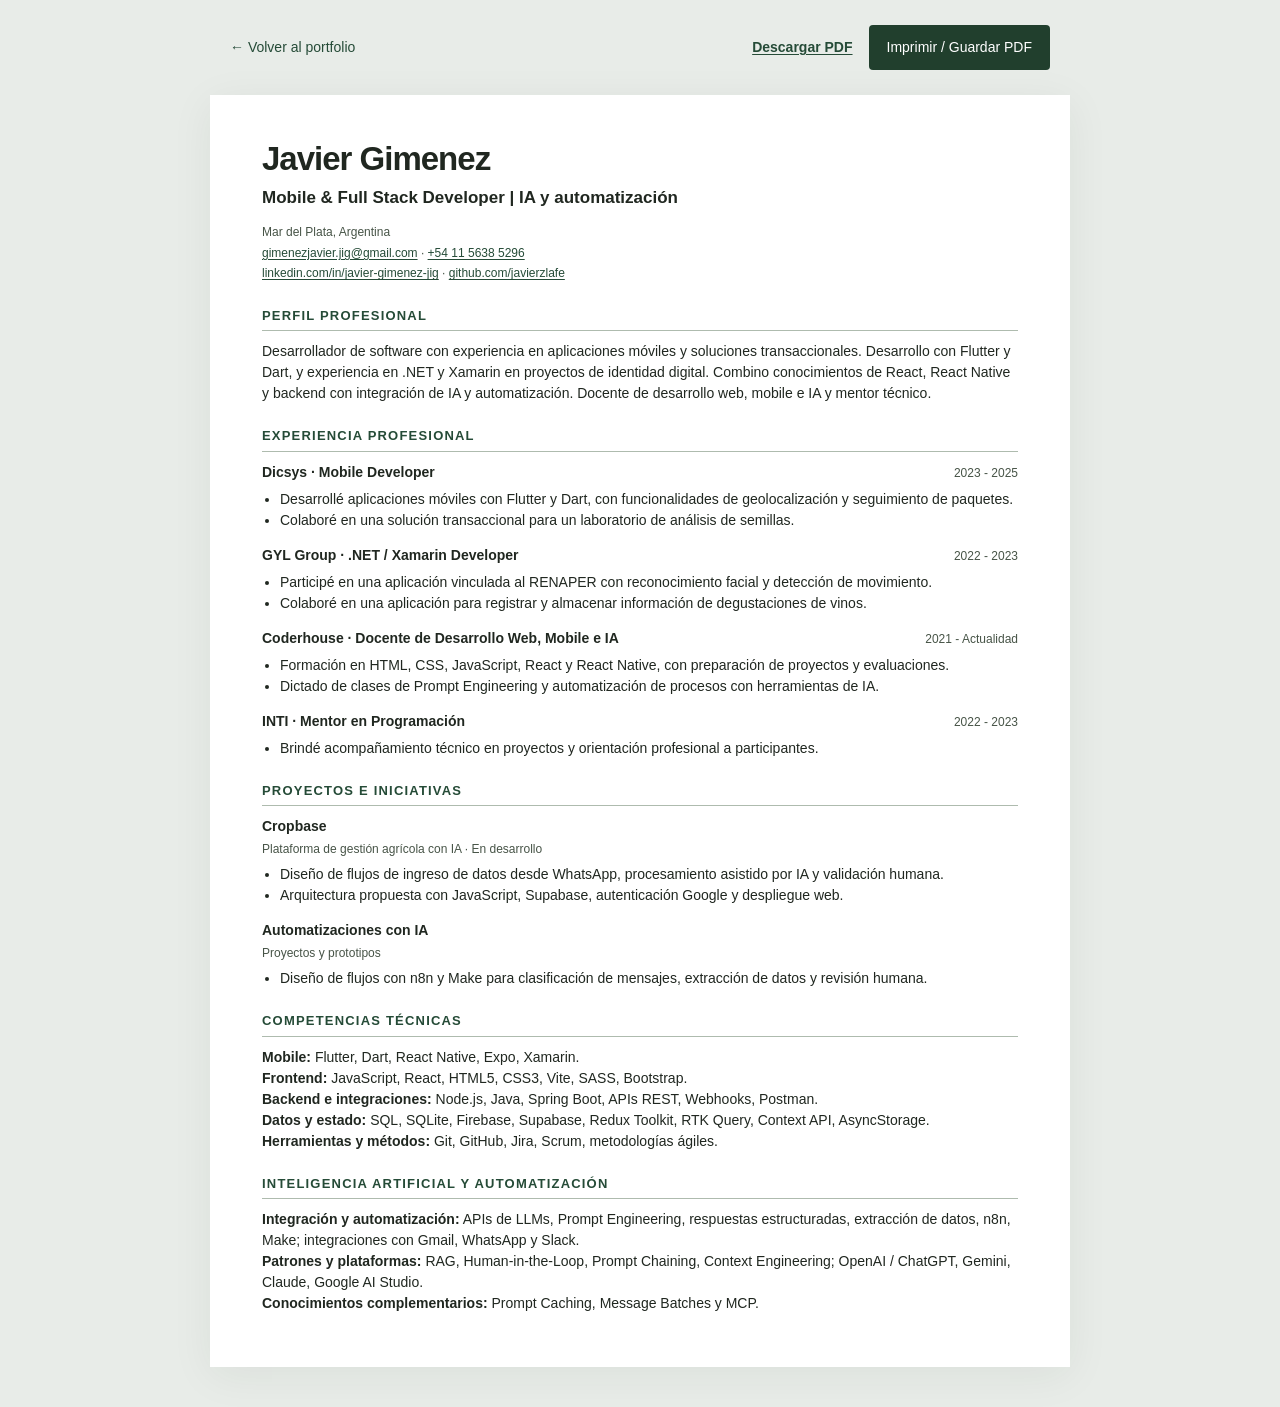
<file: cv.html>
<!DOCTYPE html>
<html lang="es"><head><meta charset="UTF-8"><meta name="viewport" content="width=device-width, initial-scale=1"><title>CV · Javier Gimenez | Mobile, Full Stack e IA</title><link rel="stylesheet" href="cv.css"></head><body>
<nav class="toolbar" aria-label="Opciones del currículum"><a href="index.html">← Volver al portfolio</a><div><a class="download" href="output/pdf/Javier_Gimenez_CV_2026.pdf" download>Descargar PDF</a><button type="button" id="printCV">Imprimir / Guardar PDF</button></div></nav>
<main class="resume"><header><h1>Javier Gimenez</h1><p class="headline">Mobile &amp; Full Stack Developer | IA y automatización</p><p class="contact">Mar del Plata, Argentina<br><a href="mailto:gimenezjavier.jig@gmail.com">gimenezjavier.jig@gmail.com</a> · <a href="tel:+541156385296">+54 11 5638 5296</a><br><a href="https://www.linkedin.com/in/javier-gimenez-jig/">linkedin.com/in/javier-gimenez-jig</a> · <a href="https://github.com/javierzlafe">github.com/javierzlafe</a></p></header>
<section><h2>Perfil profesional</h2><p>Desarrollador de software con experiencia en aplicaciones móviles y soluciones transaccionales. Desarrollo con Flutter y Dart, y experiencia en .NET y Xamarin en proyectos de identidad digital. Combino conocimientos de React, React Native y backend con integración de IA y automatización. Docente de desarrollo web, mobile e IA y mentor técnico.</p></section><section><h2>Experiencia profesional</h2><article><div class="job-title"><h3>Dicsys · Mobile Developer</h3><span>2023 - 2025</span></div><ul><li>Desarrollé aplicaciones móviles con Flutter y Dart, con funcionalidades de geolocalización y seguimiento de paquetes.</li><li>Colaboré en una solución transaccional para un laboratorio de análisis de semillas.</li></ul></article><article><div class="job-title"><h3>GYL Group · .NET / Xamarin Developer</h3><span>2022 - 2023</span></div><ul><li>Participé en una aplicación vinculada al RENAPER con reconocimiento facial y detección de movimiento.</li><li>Colaboré en una aplicación para registrar y almacenar información de degustaciones de vinos.</li></ul></article><article><div class="job-title"><h3>Coderhouse · Docente de Desarrollo Web, Mobile e IA</h3><span>2021 - Actualidad</span></div><ul><li>Formación en HTML, CSS, JavaScript, React y React Native, con preparación de proyectos y evaluaciones.</li><li>Dictado de clases de Prompt Engineering y automatización de procesos con herramientas de IA.</li></ul></article><article><div class="job-title"><h3>INTI · Mentor en Programación</h3><span>2022 - 2023</span></div><ul><li>Brindé acompañamiento técnico en proyectos y orientación profesional a participantes.</li></ul></article></section><section><h2>Proyectos e iniciativas</h2><article><h3>Cropbase</h3><p class="project-status">Plataforma de gestión agrícola con IA · En desarrollo</p><ul><li>Diseño de flujos de ingreso de datos desde WhatsApp, procesamiento asistido por IA y validación humana.</li><li>Arquitectura propuesta con JavaScript, Supabase, autenticación Google y despliegue web.</li></ul></article><article><h3>Automatizaciones con IA</h3><p class="project-status">Proyectos y prototipos</p><ul><li>Diseño de flujos con n8n y Make para clasificación de mensajes, extracción de datos y revisión humana.</li></ul></article></section><section><h2>Competencias técnicas</h2><p><strong>Mobile:</strong> Flutter, Dart, React Native, Expo, Xamarin.<br><strong>Frontend:</strong> JavaScript, React, HTML5, CSS3, Vite, SASS, Bootstrap.<br><strong>Backend e integraciones:</strong> Node.js, Java, Spring Boot, APIs REST, Webhooks, Postman.<br><strong>Datos y estado:</strong> SQL, SQLite, Firebase, Supabase, Redux Toolkit, RTK Query, Context API, AsyncStorage.<br><strong>Herramientas y métodos:</strong> Git, GitHub, Jira, Scrum, metodologías ágiles.</p></section><section><h2>Inteligencia artificial y automatización</h2><p><strong>Integración y automatización:</strong> APIs de LLMs, Prompt Engineering, respuestas estructuradas, extracción de datos, n8n, Make; integraciones con Gmail, WhatsApp y Slack.<br><strong>Patrones y plataformas:</strong> RAG, Human-in-the-Loop, Prompt Chaining, Context Engineering; OpenAI / ChatGPT, Gemini, Claude, Google AI Studio.<br><strong>Conocimientos complementarios:</strong> Prompt Caching, Message Batches y MCP.</p></section></main><script src="cv.js" defer></script></body></html>
</file>
<file: cv.css>
*{box-sizing:border-box}body{margin:0;background:#e8ece8;color:#202720;font:14px/1.5 Arial,Helvetica,sans-serif}.toolbar{max-width:860px;margin:25px auto;display:flex;justify-content:space-between;align-items:center;gap:16px;padding:0 20px}.toolbar a{color:#254b37;text-decoration:none}.toolbar button{background:#213f2d;border:0;border-radius:4px;padding:12px 18px;color:white;cursor:pointer;font:inherit}.resume{background:white;max-width:860px;margin:0 auto 40px;padding:45px 52px;box-shadow:0 8px 40px #18321a10}h1{font-size:33px;line-height:1.15;margin:0 0 7px;letter-spacing:-1px}.headline{font-size:17px;font-weight:600;margin:0 0 12px}.contact{font-size:12px;color:#475447;line-height:1.7}h2{font-size:13px;text-transform:uppercase;letter-spacing:1.2px;border-bottom:1px solid #aebbae;padding-bottom:5px;margin:22px 0 10px;color:#254b37}h3{font-size:14px;margin:0}.job-title{display:flex;justify-content:space-between;gap:15px;align-items:baseline}.job-title span{font-size:12px;white-space:nowrap;color:#475447}article{margin-bottom:14px}p{margin:8px 0}ul{margin:6px 0;padding-left:18px}a{color:#254b37;text-underline-offset:2px}a:focus-visible,button:focus-visible{outline:2px solid #254b37;outline-offset:4px}@media(max-width:600px){.resume{padding:28px 22px}.toolbar{font-size:12px}.job-title{display:block}.job-title span{display:block;margin-top:3px}h1{font-size:29px}}@page{size:A4;margin:13mm}@media print{body{background:white;font-size:9pt;line-height:1.38}.toolbar{display:none}.resume{margin:0;padding:0;max-width:none;box-shadow:none}h1{font-size:25pt}.headline{font-size:12pt}.contact{font-size:8.5pt;line-height:1.5}h2{font-size:9pt;margin-top:13px;margin-bottom:7px}h3{font-size:9.5pt}.job-title span{font-size:8.5pt}article{margin-bottom:9px;break-inside:avoid}section{break-inside:avoid}a{color:inherit;text-decoration:none}}
/* Direct download remains separate from the browser print action. */
.toolbar>div{display:flex;align-items:center;gap:16px}.toolbar .download{font-weight:600;text-decoration:underline}.project-status{font-size:12px;color:#475447;margin:3px 0 6px}@media(max-width:600px){.toolbar{align-items:flex-start}.toolbar>div{flex-direction:column;align-items:flex-end;gap:10px}}@media print{.project-status{font-size:8.5pt}}
</file>
